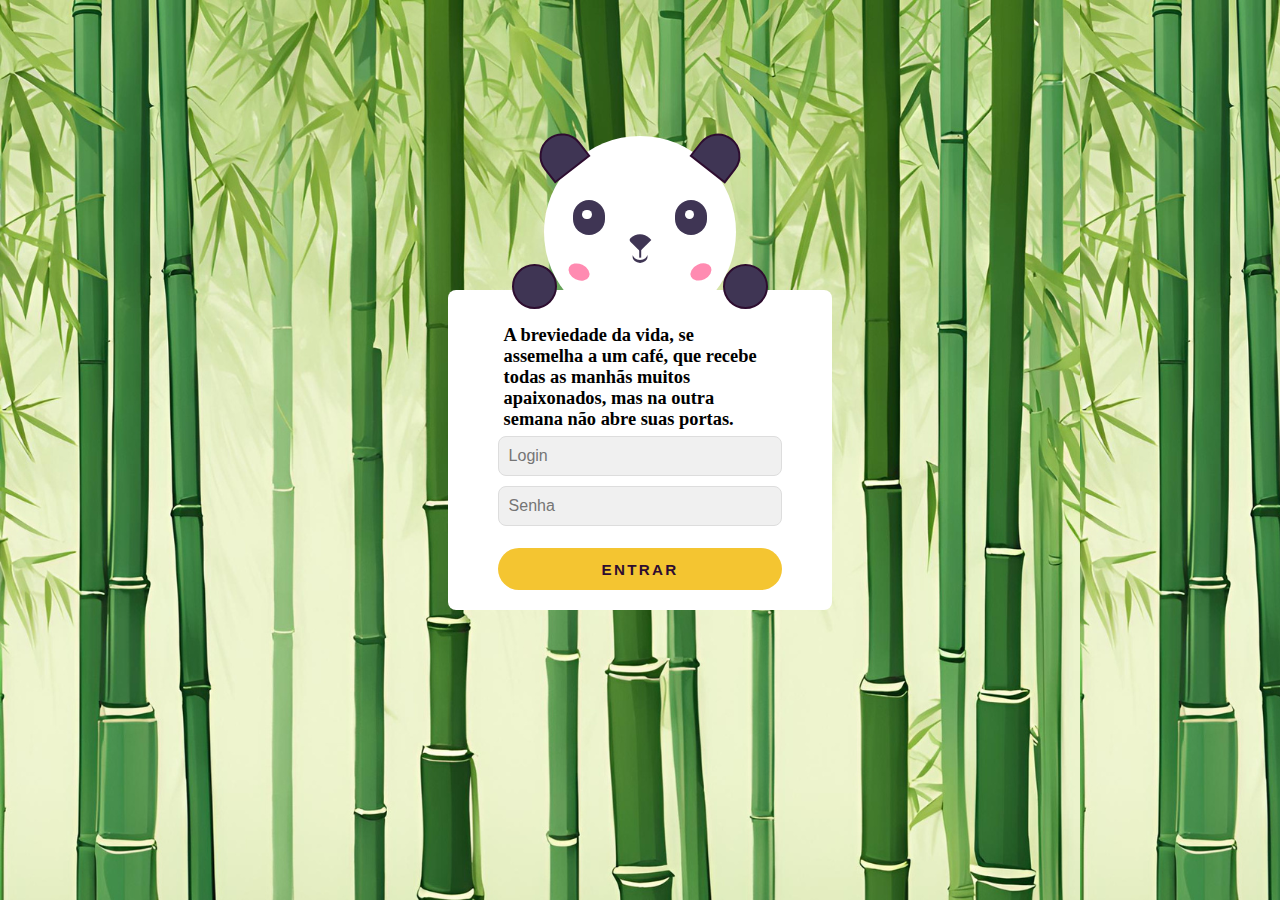
<file: index.html>
<!DOCTYPE html>
<html lang="en">
<head>
    <meta charset="UTF-8">
    <meta name="viewport" content="width=device-width, initial-scale=1.0">
    <title>Formulario Infantil com Panda</title>
    <link rel="stylesheet" href="style.css"/>
</head>

<body>
    <div class="container">

        <!-- Contêiner para o rosto do panda -->
        <div class="panda-face">
            <div class="ear-l"></div>
            <div class="ear-r"></div>

            <div class="blush-l"></div>
            <div class="blush-r"></div>

            <div class="eye-l">
                <div class="eyeball-l"></div>
            </div>

            <div class="eye-r">
                <div class="eyeball-r"></div>
            </div>

            <div class="nose"></div>
            <div class="mouth"></div>
        </div>

        <!-- Mãozinhas do panda -->
        <div class="panda-hands">
            <div class="hand-l"></div>
            <div class="hand-r"></div>
        </div>

        <!-- Formulário -->
        <form id="login-form">
            
            <P>A breviedade da vida, se assemelha a um café, que recebe todas as manhãs muitos apaixonados, mas na outra semana não abre suas portas. </P>
            <input type="text" id="login" placeholder="Login" />
            <input type="password" placeholder="Senha" />
            <button type="submit">Entrar</button>
        </form>
        
    </div>

    <script src="script.js"></script>
</body>
</html>
</file>
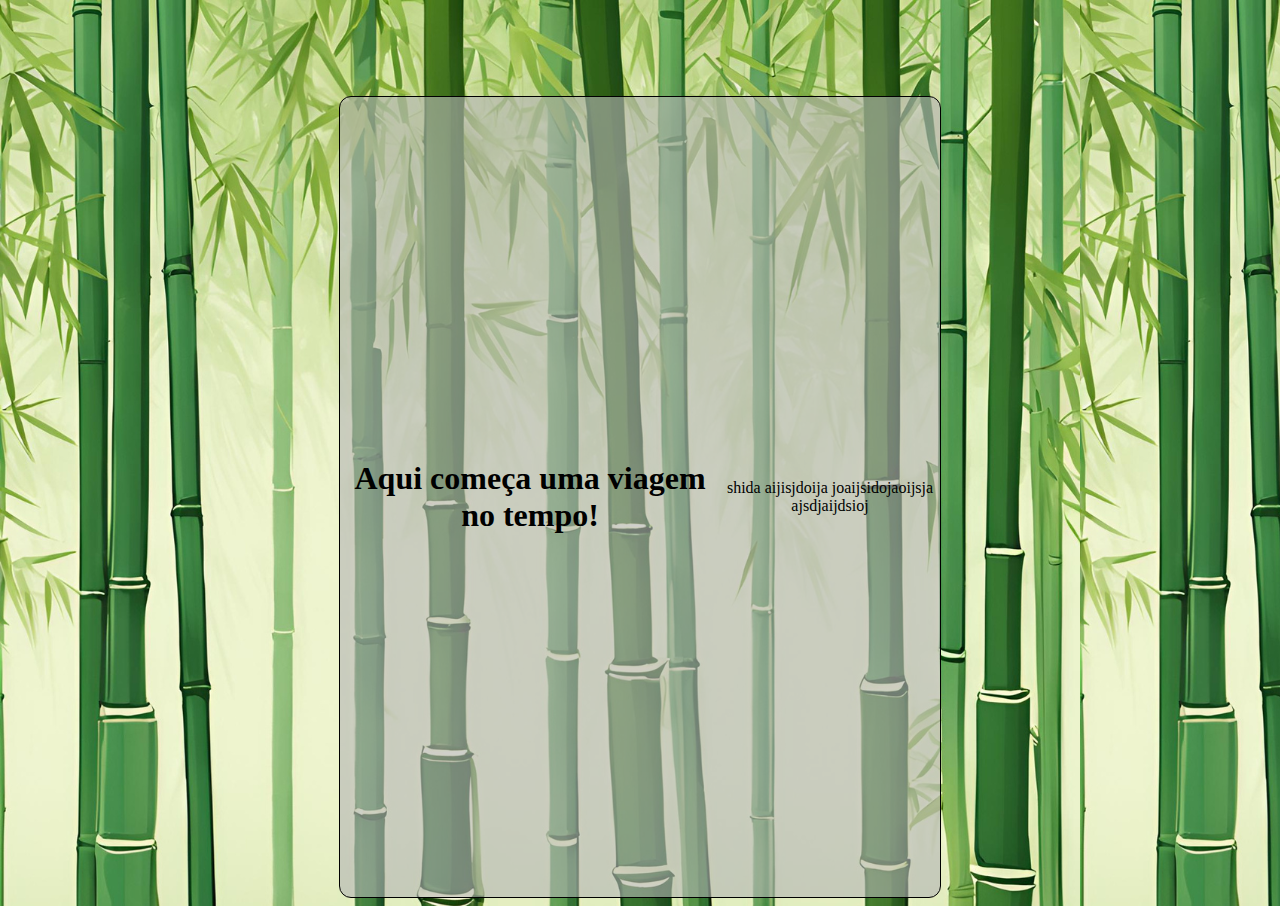
<file: roteiro.html>
<!DOCTYPE html>
<html lang="en">
<head>
    <meta charset="UTF-8">
    <meta name="viewport" content="width=device-width, initial-scale=1.0">
    <title>roteiro</title>
    <link rel="stylesheet" href="roteiro.css"/>
</head>
<body>
    
    <Section class="geral">
        <div class="area">
            <h1>Aqui começa uma viagem no tempo!</h2>

            <p>shida aijisjdoija joaijsidojaoijsja ajsdjaijdsioj</p>    


        </div>



    </Section>


</body>
</html>
</file>
<file: style.css>
* {
    padding: 0;
    margin: 0;
    box-sizing: border-box;
}

body {
    background: url(./teste.png);
}

.container {
    height: 31.25em;
    width: 31.25em;
    position: absolute;
    transform: translate(-50%, -50%);
    top: 50%;
    left: 50%;
}

/* Contêiner do rosto do panda */
.panda-face {
    position: absolute;
    top: -4em; 
    left: 50%;
    transform: translateX(-50%);
    width: 12em;
    height: 12em;
    background-color: #fff;
    border-radius: 50%;
    z-index: 1;
    border: black 2px;
}

/* Orelhas */
.ear-l, .ear-r {
    background-color: #3f3554;
    height: 2.5em;
    width: 2.81em;
    border: 0.18em solid #2e0d30;
    border-radius: 2.5em 2.5em 0 0;
    position: absolute;
    top: -0.1em;
    z-index: 0;
}

.ear-l {
    transform: rotate(-38deg);
    left: -0.4em;
}

.ear-r {
    transform: rotate(38deg);
    right: -0.4em;
}

/* Blush */
.blush-l, .blush-r {
    background-color: #ff8bb1;
    height: 1em;
    width: 1.37em;
    border-radius: 50%;
    position: absolute;
    top: 8em;
}

.blush-l {
    transform: rotate(25deg);
    left: 1.5em;
}

.blush-r {
    transform: rotate(-25deg);
    right: 1.5em;
}

/* Olhos */
.eye-l, .eye-r {
    background-color: #3f3554;
    height: 2.18em;
    width: 2em;
    border-radius: 2em;
    position: absolute;
    top: 4em;
}

.eye-l {
    left: 1.8em;
}

.eye-r {
    right: 1.8em;
}

.eyeball-l, .eyeball-r {
    height: 0.6em;
    width: 0.6em;
    background-color: #ffffff;
    border-radius: 50%;
    position: absolute;
    top: 0.6em;
    left: 0.6em;
    transition: transform 0.3s ease;
}

.nose {
    height: 1em;
    width: 1em;
    background-color: #3f3554;
    position: absolute;
    top: 6em;
    left: 50%;
    transform: translateX(-50%) rotate(45deg);
    border-radius: 1.2em 0 0 0.25em;
}

.nose::before {
    content: "";
    position: absolute;
    background-color: #3f3554;
    height: 0.6em;
    width: 0.1em;
    transform: rotate(-45deg);
    top: 0.75em;
    left: 1em;
}

.mouth {
    height: 0.75em;
    width: 0.93em;
    background-color: transparent;
    position: absolute;
    top: 7em;
    left: 50%;
    transform: translateX(-50%);
    border-radius: 50%;
    box-shadow: 0 0.18em #3f3554;
}

/* Mãozinhas do panda */
.panda-hands {
    position: absolute;
    top: 4em; 
    left: 50%;
    transform: translateX(-50%);
    z-index: 1;
    display: flex;
    justify-content: space-between;
    width: 12em;
}

.hand-l, .hand-r {
    background-color: #3f3554;
    height: 2.8em;
    width: 2.8em;
    border-radius: 50%;
    border: 0.18em solid #2e0d30;
}

.hand-l {
    position: absolute;
    left: -2em; 
    top: 0;
}

.hand-r {
    position: absolute;
    right: -2em; 
    top: 0;
}

/* Formulário */
form {
    width:  24rem;
    height: 20rem;
    background-color: #ffffff;
    position: absolute;
    transform: translate(-50%, -50%);
    top: 50%;
    left: 50%;
    padding: 0 3.1em;
    display: flex;
    flex-direction: column;
    justify-content: center;
    border-radius: 0.5em;
}

form input:focus {
    border-color: #f4c531;
}

form button {
    font-size: 0.95em;
    padding: 0.8em 0;
    border-radius: 2em;
    border: none;
    background-color: #f4c531;
    color: #2e0d30;
    text-transform: uppercase;
    font-weight: 600;
    letter-spacing: 0.15em;
    margin-top: 0.8em;
    transition: 0.5s;
}

form input {
    background-color: #f0f0f0; 
    border: 1px solid #ddd;    
    padding: 10px;             
    border-radius: 0.5em;      
    margin-bottom: 10px;       
    font-size: 1em;            
    width: 100%;    
               
}




/* Olhos fechados com traço branco */
.closed-eyes {
    background-color: #3f3554; 
    border-radius: 50%; 
}

.closed-eyes::before {
    content: '';
    position: absolute;
    height: 0.2em; 
    width: 1.5em;  
    background-color: #ffffff;
    top: 50%; 
    left: 50%;
    transform: translate(-50%, -50%);
    border-radius: 0.1em;
}

p {
    font-weight: 750;
    font-size: 1.15rem;
    padding: 6px;
    margin-top: 9px;

}
</file>
<file: roteiro.css>
body{
    background: url(./teste.png) ;
}

.area{
    border: solid black 1px;
    border-radius: 12px;
    width: 600px;
    height: 800px;
    display: flex;
    align-items: center;
    text-align: center;
    margin: auto;    
    background-color: rgba(178, 180, 180, 0.616);
    margin-top: 6rem;
}
</file>
